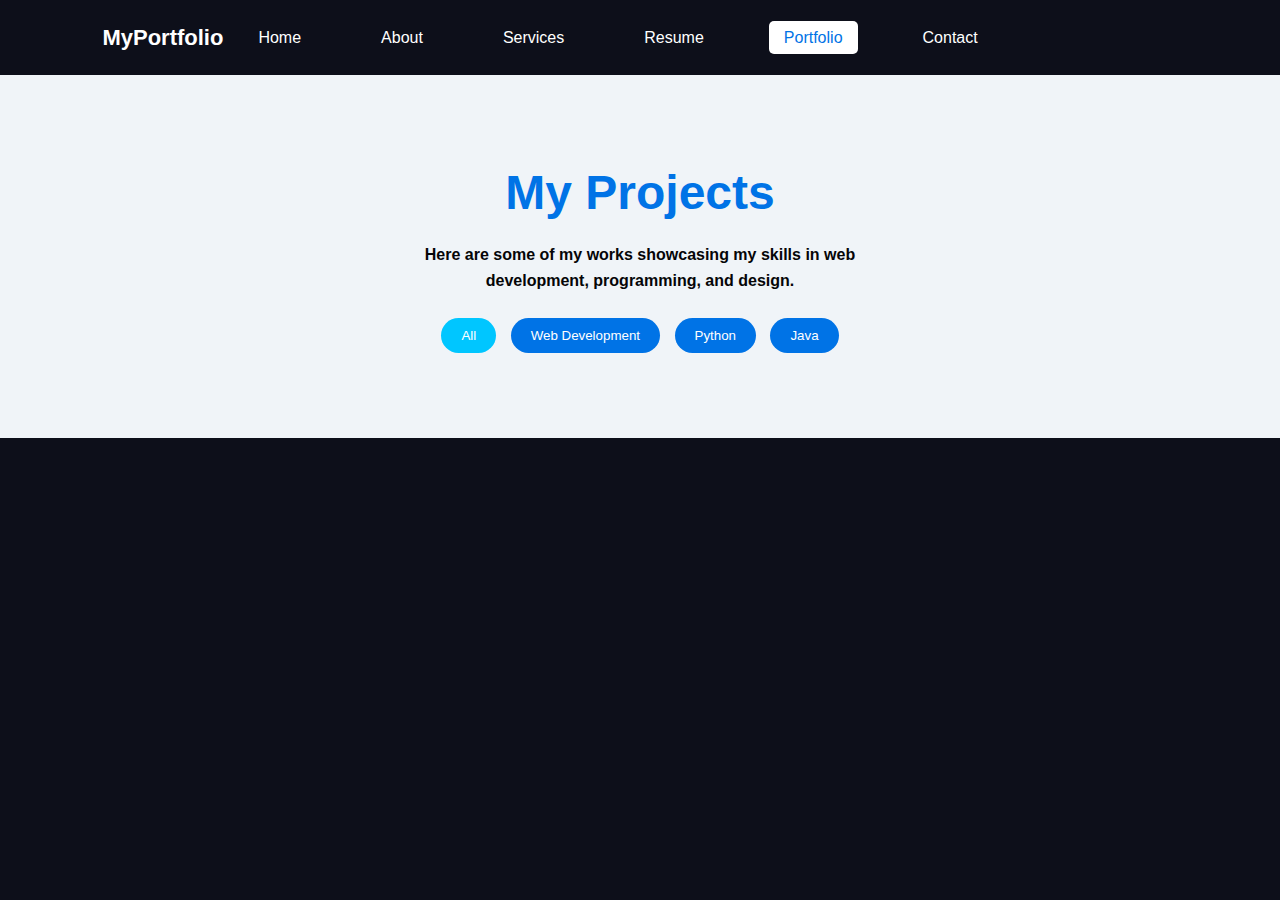
<file: portfolio.html>
<!DOCTYPE html>
<html lang="en">
<head>
  <meta charset="UTF-8">
  <meta name="viewport" content="width=device-width, initial-scale=1.0">
  <title>Portfolio | My Work</title>
  <link rel="stylesheet" href="style.css">
</head>
<body>
  <!-- Navbar -->
  <header>
    <nav>
      <h2 class="logo">MyPortfolio</h2>
      <ul class="nav-links">
        <li><a href="index.html">Home</a></li>
        <li><a href="about.html">About</a></li>
        <li><a href="services.html">Services</a></li>
        <li><a href="resume.html">Resume</a></li>
        <li><a href="portfolio.html" class="active">Portfolio</a></li>
        <li><a href="contact.html">Contact</a></li>
      </ul>
    </nav>
  </header>

  <!-- Portfolio Section -->
  <section class="content portfolio">
    <h1>My Projects</h1>
    <p><b>Here are some of my works showcasing my skills in web development, programming, and design.</b></p>

    <!-- Filters -->
    <div class="filter-buttons">
      <button class="active" onclick="filterSelection('all')">All</button>
      <button onclick="filterSelection('web')">Web Development</button>
      <button onclick="filterSelection('python')">Python</button>
      <button onclick="filterSelection('java')">Java</button>
    </div>

    <!-- Portfolio Grid -->
    <div class="portfolio-grid">
      
  </section>

  <script>
    // Portfolio filter function
    function filterSelection(category) {
      let items = document.getElementsByClassName("portfolio-item");
      if (category === "all") category = "";
      for (let i = 0; i < items.length; i++) {
        items[i].style.display = items[i].className.indexOf(category) > -1 ? "block" : "none";
      }
    }
    filterSelection("all"); // Show all by default
  </script>
</body>
</html>
</file>
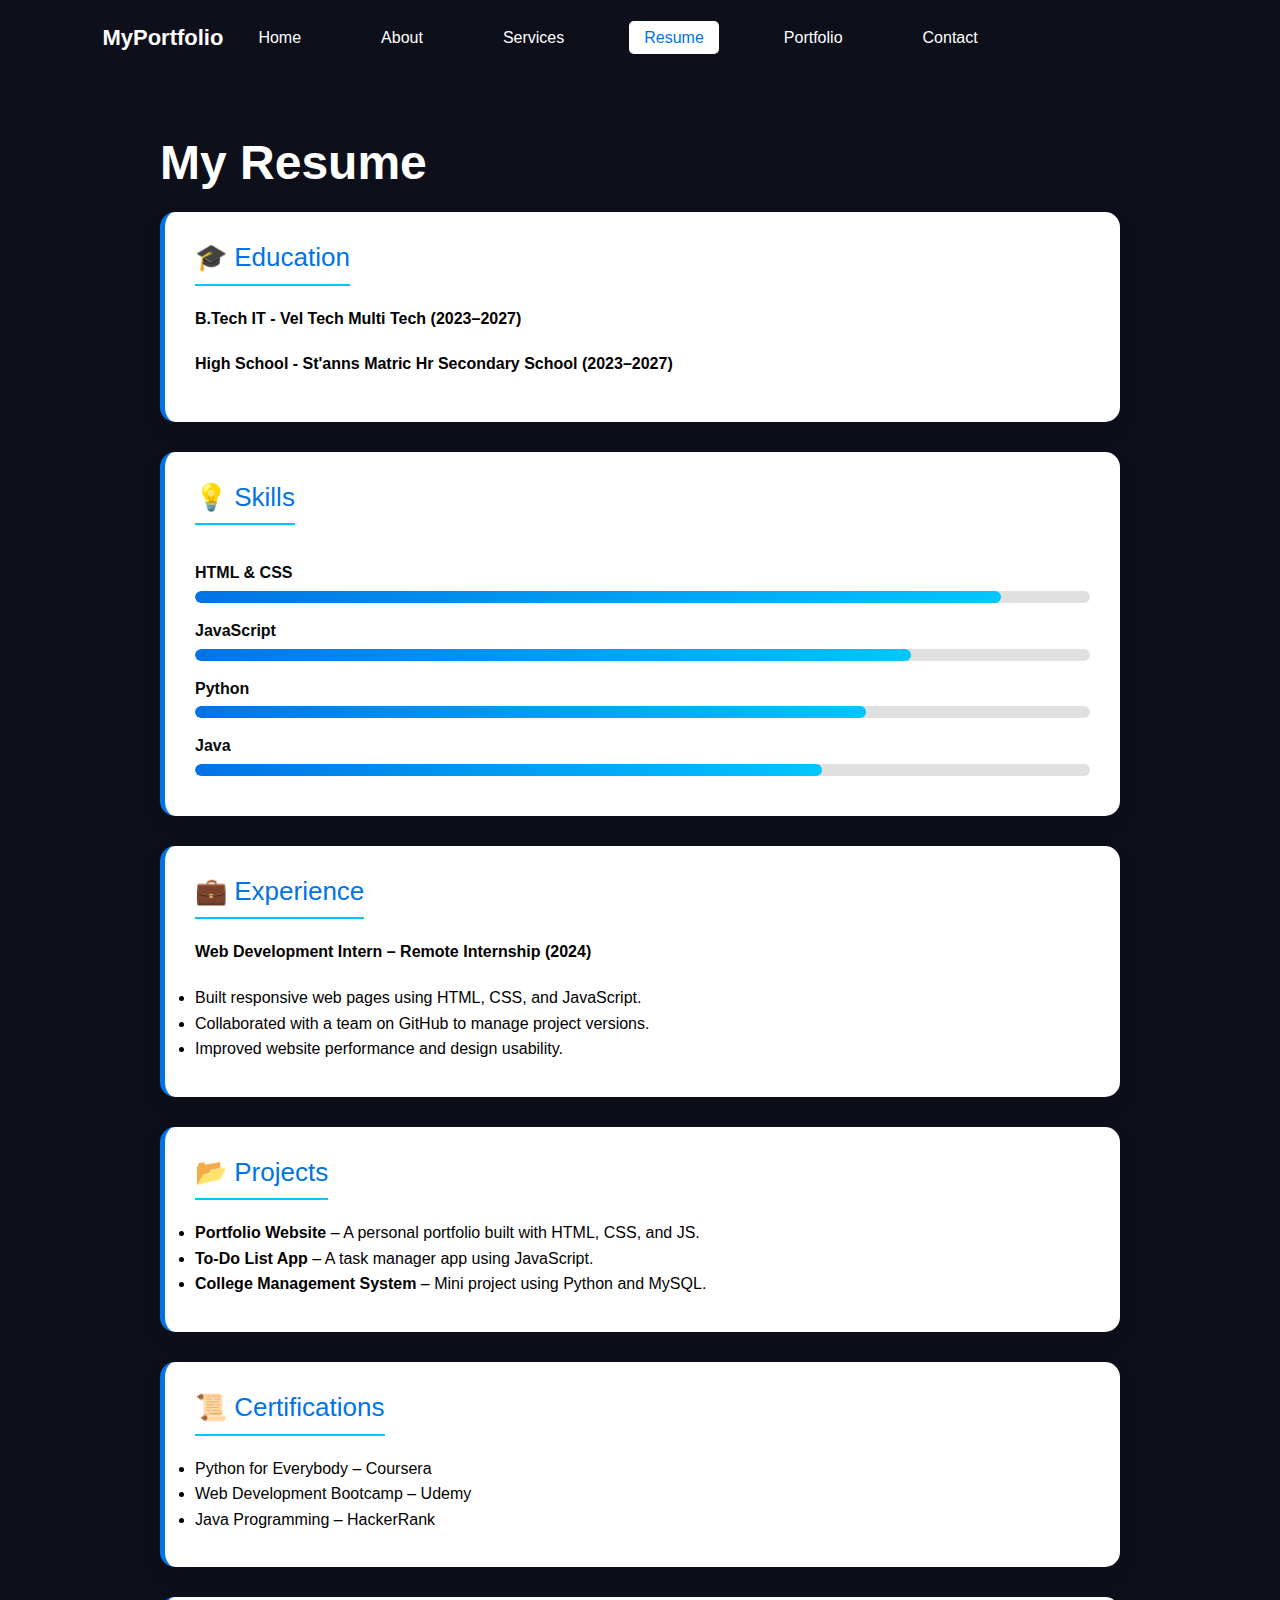
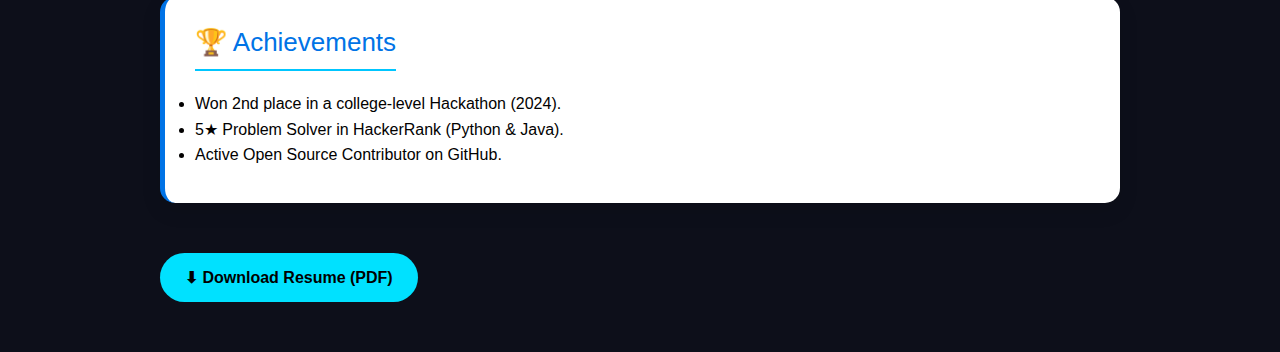
<file: resume.html>
<!DOCTYPE html>
<html lang="en">
<head>
  <meta charset="UTF-8">
  <meta name="viewport" content="width=device-width, initial-scale=1.0">
  <title>Resume | My Portfolio</title>
  <link rel="stylesheet" href="style.css">
</head>
<body>
    
  <!-- Navbar -->
  <header>
    <nav>
      <h2 class="logo">MyPortfolio</h2>
      <ul class="nav-links">
        <li><a href="index.html">Home</a></li>
        <li><a href="about.html">About</a></li>
        <li><a href="services.html">Services</a></li>
        <li><a href="resume.html" class="active">Resume</a></li>
        <li><a href="portfolio.html">Portfolio</a></li>
        <li><a href="contact.html">Contact</a></li>
      </ul>
    </nav>
  </header>

  <!-- Resume Content -->
  <section class="content resume">
    <h1>My Resume</h1>

    <!-- Education -->
    <div class="resume-section">
      <h2>🎓 Education</h2>
      <p><b>B.Tech IT - Vel Tech Multi Tech (2023–2027)</b></p>
      <p><b>High School - St'anns Matric Hr Secondary School (2023–2027)</b></p>
    </div>

    <!-- Skills -->
    <div class="resume-section">
      <h2>💡 Skills</h2>
      <div class="skill">
        <span>HTML & CSS</span>
        <div class="progress"><div style="width: 90%"></div></div>
      </div>
      <div class="skill">
        <span>JavaScript</span>
        <div class="progress"><div style="width: 80%"></div></div>
      </div>
      <div class="skill">
        <span>Python</span>
        <div class="progress"><div style="width: 75%"></div></div>
      </div>
      <div class="skill">
        <span>Java</span>
        <div class="progress"><div style="width: 70%"></div></div>
      </div>
    </div>

    <!-- Experience -->
    <div class="resume-section">
      <h2>💼 Experience</h2>
      <p><b>Web Development Intern – Remote Internship (2024)</b></p>
      <ul>
        <li>Built responsive web pages using HTML, CSS, and JavaScript.</li>
        <li>Collaborated with a team on GitHub to manage project versions.</li>
        <li>Improved website performance and design usability.</li>
      </ul>
    </div>

    <!-- Projects -->
    <div class="resume-section">
      <h2>📂 Projects</h2>
      <ul>
        <li><b>Portfolio Website</b> – A personal portfolio built with HTML, CSS, and JS.</li>
        <li><b>To-Do List App</b> – A task manager app using JavaScript.</li>
        <li><b>College Management System</b> – Mini project using Python and MySQL.</li>
      </ul>
    </div>

    <!-- Certifications -->
    <div class="resume-section">
      <h2>📜 Certifications</h2>
      <ul>
        <li>Python for Everybody – Coursera</li>
        <li>Web Development Bootcamp – Udemy</li>
        <li>Java Programming – HackerRank</li>
      </ul>
    </div>

    <!-- Achievements -->
    <div class="resume-section">
      <h2>🏆 Achievements</h2>
      <ul>
        <li>Won 2nd place in a college-level Hackathon (2024).</li>
        <li>5★ Problem Solver in HackerRank (Python & Java).</li>
        <li>Active Open Source Contributor on GitHub.</li>
      </ul>
    </div>

    <a href="resume.pdf" download class="btn">⬇ Download Resume (PDF)</a>
  </section>
</body>
</html>
</file>
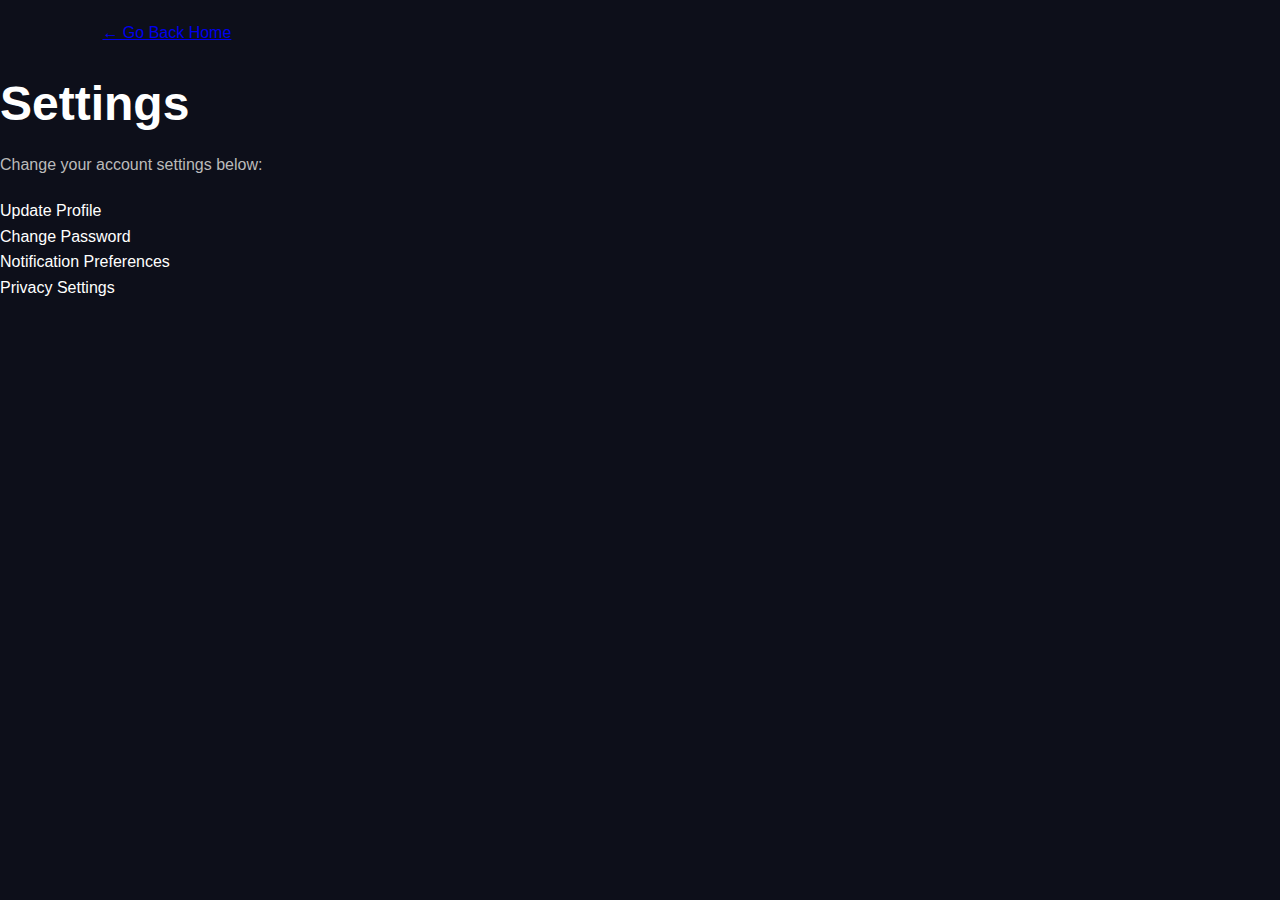
<file: settings.html>
<!DOCTYPE html>
<html lang="en">
<head>
  <meta charset="UTF-8">
  <meta name="viewport" content="width=device-width, initial-scale=1.0">
  <title>Settings | My Portfolio</title>
  <link rel="stylesheet" href="style.css">
</head>
<body>
  <header>
    <a href="index.html">← Go Back Home</a>
  </header>
  <section class="content">
    <h1>Settings</h1>
    <p>Change your account settings below:</p>
    <ul>
      <li>Update Profile</li>
      <li>Change Password</li>
      <li>Notification Preferences</li>
      <li>Privacy Settings</li>
    </ul>
  </section>
</body>
</html>
</file>
<file: style.css>
/* =========================
   General Styles
========================= */
* {
  margin: 0;
  padding: 0;
  box-sizing: border-box;
  font-family: 'Poppins', sans-serif;
}

body {
  background: linear-gradient(135deg, #0073e6, #00c6ff);
  color: #333;
  line-height: 1.6;
  margin: 0;
  padding: 0;
}

/* =========================
   Header & Navigation
========================= */
header {
  background: rgba(0, 0, 0, 0.1);
  padding: 10px 10%;
}

nav {
  display: flex;
  justify-content: space-between;
  align-items: center;
}

.logo {
  font-size: 1.5rem;
  color: #fff;
  font-weight: bold;
}

.nav-links {
  list-style: none;
  display: flex;
}

.nav-links li {
  margin-left: 20px;
}

.nav-links a {
  color: #fff;
  text-decoration: none;
  padding: 8px 15px;
  border-radius: 5px;
  transition: 0.3s;
}

.nav-links a:hover,
.nav-links .active {
  background: #fff;
  color: #0073e6;
}

/* =========================
   Hero Section
========================= */
.hero {
  text-align: center;
  padding: 150px 20px;
  color: #fff;
}

.hero span {
  color: #ffd369;
}

.btn, .btn-outline {
  display: inline-block;
  padding: 12px 24px;
  border-radius: 30px;
  text-decoration: none;
  font-weight: 600;
  transition: 0.3s;
  margin-top: 15px;
}

.btn {
  background: #fff;
  color: #0073e6;
}

.btn:hover {
  background: #ffd369;
  color: #222;
}

.btn-outline {
  background: transparent;
  color: #fff;
  border: 2px solid #fff;
}

.btn-outline:hover {
  background: #fff;
  color: #0073e6;
}

/* =========================
   About Section
========================= */
.about-section {
  background: transparent;
  color: #fff;
  padding: 60px 10%;
  display: flex;
  align-items: top;
  flex-wrap: wrap;
  gap: 50px;
}

.about-img img {
  width: 400px;
  height: 400px;
  border-radius: 10%;
  border: 6px solid #fff;
  object-fit: cover;
  box-shadow: 0 15px 35px rgba(0,0,0,0.4);
}

.about-text h1 {
  font-size: 3rem;
  font-weight: 700;
  margin-bottom: 10px;
}

.about-text h3 {
  font-size: 1.8rem;
  font-weight: 500;
  margin-bottom: 25px;
}

.about-text h3 span {
  color: #ffd369;
  font-weight: 700;
}

.about-text p {
  font-size: 1.15rem;
  line-height: 1.8;
  max-width: 600px;
  margin-bottom: 20px;
}

/* =========================
   Services Section
========================= */
.services-section {
  padding: 80px 10%;
  text-align: center;
}

.services-header h1 {
  font-size: 2.8rem;
  font-weight: 700;
  color: #fff;
  margin-bottom: 10px;
}

.services-header p {
  font-size: 1.2rem;
  color: #e0f0ff;
  margin-bottom: 50px;
}

.services-container {
  display: grid;
  grid-template-columns: repeat(3, 1fr);
  gap: 30px;
  max-width: 1200px;
  margin: 0 auto;
}

.service-card {
  background: #fff;
  color: #000;
  padding: 30px;
  border-radius: 20px;
  box-shadow: 0 8px 18px rgba(0,0,0,0.1);
  transition: transform 0.3s, box-shadow 0.3s;
}

.service-card:hover {
  transform: translateY(-10px);
  box-shadow: 0 12px 25px rgba(0,0,0,0.2);
}

.service-card img {
  width: 70px;
  margin-bottom: 20px;
}

.service-card h3 {
  font-size: 1.5rem;
  font-weight: 600;
  margin-bottom: 15px;
}

.service-card p {
  font-size: 1rem;
  line-height: 1.6;
}

/* Responsive Services */
@media (max-width: 900px) {
  .services-container {
    grid-template-columns: repeat(2, 1fr);
  }
}

@media (max-width: 600px) {
  .services-container {
    grid-template-columns: 1fr;
  }
}

/* =========================
   Portfolio Section
========================= */
.portfolio {
  text-align: center;
  padding: 80px 10%;
  background: #f0f4f8;
  display: flex;
  flex-direction: column;
  align-items: center;
}

.portfolio h1 {
  font-size: 2.5rem;
  margin-bottom: 50px;
  color: #0073e6;
}
.portfolio b{
  color: rgb(5, 5, 7);
}

.filter-buttons button {
  padding: 10px 20px;
  margin: 5px;
  border: none;
  border-radius: 20px;
  background: #0073e6;
  color: white;
  cursor: pointer;
  transition: 0.3s;
}

.filter-buttons button:hover,
.filter-buttons .active {
  background: #00c6ff;
}

.portfolio-grid {
  display: grid;
  grid-template-columns: repeat(auto-fit, minmax(280px, 1fr));
  gap: 20px;
  justify-items: center;
  width: 100%;
  max-width: 1200px;
}

.portfolio-item {
  position: relative;
  overflow: hidden;
  border-radius: 15px;
  border: 2px solid #0073e6;
  box-shadow: 0 4px 12px rgba(0,0,0,0.1);
  background: #fff;
  max-width: 300px;
  width: 100%;
  transition: transform 0.3s, box-shadow 0.3s;
}

.portfolio-item:hover {
  transform: translateY(-5px);
  box-shadow: 0 8px 25px rgba(0,0,0,0.2);
}

.portfolio-item img {
  width: 100%;
  height: auto;
  display: block;
  transition: transform 0.4s;
}

.portfolio-item:hover img {
  transform: scale(1.05);
}

.overlay {
  position: absolute;
  bottom: 0;
  left: 0;
  right: 0;
  background: rgba(0,115,230,0.9);
  color: #fff;
  text-align: center;
  padding: 20px;
  transform: translateY(100%);
  transition: transform 0.4s ease-in-out;
}

.portfolio-item:hover .overlay {
  transform: translateY(0);
}

.overlay a {
  display: inline-block;
  margin-top: 10px;
  padding: 6px 15px;
  background: #fff;
  color: #0073e6;
  border-radius: 5px;
  font-weight: bold;
  text-decoration: none;
  transition: 0.3s;
}

.overlay a:hover {
  background: #00c6ff;
  color: #fff;
}

/* Responsive Portfolio */
@media (max-width: 900px) {
  .portfolio-grid {
    grid-template-columns: repeat(auto-fit, minmax(250px, 1fr));
  }
}

@media (max-width: 600px) {
  .portfolio-grid {
    grid-template-columns: 1fr;
  }
}

/* =========================
   Resume Section
========================= */
.content.resume {
  max-width: 1000px;
  margin: 50px auto;
  padding: 0 20px;
}

.resume-section {
  background: #fff;
  padding: 25px 30px;
  border-radius: 15px;
  margin-bottom: 30px;
  box-shadow: 0 8px 20px rgba(0,0,0,0.1);
  border-left: 5px solid #0073e6;
}

.resume-section h2 {
  font-size: 1.8rem;
  margin-bottom: 15px;
  color: #0073e6;
  border-bottom: 2px solid #00c6ff;
  display: inline-block;
  padding-bottom: 5px;
}

.resume-section p,
.resume-section ul,
.resume-section b{
  margin-bottom: 10px;
  color: #020101;
}

.skill {
  margin: 15px 0;
}

.skill span {
  font-weight: 600;
  display: block;
  margin-bottom: 5px;
  color: #07090a; /* Bright blue shade */
}


.progress {
  background: #e0e0e0;
  border-radius: 20px;
  height: 12px;
  overflow: hidden;
}

.progress div {
  height: 100%;
  background: linear-gradient(90deg, #0073e6, #00c6ff);
  border-radius: 20px;
  transition: width 0.5s ease-in-out;
}

/* Download Button */
.btn {
  display: inline-block;
  padding: 12px 25px;
  background: #0073e6;
  color: #fff;
  border-radius: 30px;
  text-decoration: none;
  font-weight: 600;
  margin-top: 20px;
  transition: 0.3s;
}

.btn:hover {
  background: #00c6ff;
  color: #fff;
}

/* =========================
   Contact Section
========================= */
.contact-section {
  display: flex;
  justify-content: center;
  align-items: center;
  min-height: 100vh;
  padding: 20px;
}

.contact-box {
  background: #fff;
  padding: 50px 40px;
  border-radius: 20px;
  box-shadow: 0 15px 40px rgba(0,0,0,0.2);
  text-align: center;
  max-width: 400px;
  width: 100%;
}

.contact-box h1 {
  font-size: 2.5rem;
  color: #0073e6;
  margin-bottom: 40px;
}

.contact-row {
  display: flex;
  flex-direction: column;
  align-items: center;
  margin-bottom: 25px;
  gap: 10px;
}

.contact-row img {
  width: 40px;
  height: 40px;
}

.contact-row a {
  font-size: 1.1rem;
  color: #0073e6;
  text-decoration: none;
  font-weight: 500;
  transition: 0.3s;
}

.contact-row a:hover {
  color: #00c6ff;
  text-decoration: underline;
}

/* =========================
   Responsive
========================= */
@media(max-width: 768px){
  nav {
    flex-direction: column;
    align-items: flex-start;
  }

  .nav-links {
    flex-direction: column;
    margin-top: 10px;
  }

  .nav-links li {
    margin-left: 0;
    margin-bottom: 10px;
  }
}

@media(max-width: 500px){
  .contact-box {
    padding: 30px 20px;
  }

  .contact-box h1 {
    font-size: 2rem;
  }

  .contact-row img {
    width: 35px;
    height: 35px;
  }
}
/* Contact Section */
.contact-section {
  display: flex;
  justify-content: center;
  align-items: center;
  min-height: 100vh;
  padding: 20px;
  background: linear-gradient(135deg, #0073e6, #00c6ff); /* professional gradient */
}

.contact-box {
  background: #fff;
  padding: 50px 40px;
  border-radius: 20px;
  box-shadow: 0 15px 40px rgba(0,0,0,0.2);
  text-align: center;
  max-width: 400px;
  width: 100%;
  transition: transform 0.3s;
}

.contact-box:hover {
  transform: translateY(-5px);
}

.contact-box h1 {
  font-size: 2.5rem;
  color: #0073e6;
  margin-bottom: 40px;
  font-weight: 700;
}

/* Contact Rows */
.contact-row {
  display: flex;
  flex-direction: column;
  align-items: center;
  margin-bottom: 25px;
  gap: 10px;
}

.contact-row img {
  width: 40px;
  height: 40px;
  object-fit: contain;
}

.contact-row a {
  font-size: 1.1rem;
  color: #0073e6;
  text-decoration: none;
  font-weight: 500;
  transition: 0.3s;
}

.contact-row a:hover {
  color: #00c6ff;
  text-decoration: underline;
}

/* Responsive */
@media(max-width: 500px){
  .contact-box {
    padding: 30px 20px;
  }

  .contact-box h1 {
    font-size: 2rem;
  }

  .contact-row img {
    width: 35px;
    height: 35px;
  }
}
body {
  margin: 0;
  font-family: 'Poppins', sans-serif;
  background: linear-gradient(135deg, #287dd1, #00c6ff); /* blue shade background */
}

.contact-section {
  text-align: center;
  padding: 80px 20px;
  color: #fff;
}

.contact-section h1 {
  font-size: 2.8rem;
  margin-bottom: 50px;
  color: #fff;
}

.contact-container {
  display: flex;
  justify-content: center;
  gap: 30px;
  flex-wrap: wrap;
}

.contact-card {
  background: #fff; /* white box */
  padding: 30px 20px;
  border-radius: 20px;
  width: 200px;
  text-align: center;
  box-shadow: 0 10px 25px rgba(0,0,0,0.15);
  transition: transform 0.3s, box-shadow 0.3s;
  color: #000;
}

.contact-card:hover {
  transform: translateY(-5px);
  box-shadow: 0 15px 30px rgba(0,0,0,0.2);
}

.contact-card img {
  width: 50px; /* small size */
  height: 50px;
  margin-bottom: 15px;
}

.contact-card p {
  font-weight: 600;
  margin-bottom: 10px;
}

.contact-card a {
  text-decoration: none;
  color: #0073e6;
  font-size: 0.95rem;
  word-break: break-word;
}

.contact-card a:hover {
  color: #00c6ff;
}

/* Responsive */
@media (max-width: 800px) {
  .contact-container {
    flex-direction: column;
    align-items: center;
  }
}
/* Back Home Button */
.back-home {
  text-align: center;
  margin: 40px 0;
}

.btn-back {
  display: inline-block;
  padding: 12px 25px;
  background: #0073e6;
  color: #fff;
  border-radius: 30px;
  text-decoration: none;
  font-weight: 600;
  transition: 0.3s;
}

.btn-back:hover {
  background: #00c6ff;
  color: #fff;
}
/* Profile Picture */
.profile-menu {
  position: relative;
  display: inline-block;
}

.profile-pic {
  width: 50px;
  height: 50px;
  border-radius: 50%;
  cursor: pointer;
  border: 2px solid #0073e6;
  object-fit: cover;
}

/* Dropdown Menu */
.dropdown-menu {
  display: none;
  position: absolute;
  right: 0;
  top: 60px;
  background: #fff;
  border-radius: 8px;
  box-shadow: 0 6px 18px rgba(0,0,0,0.15);
  min-width: 160px;
  z-index: 1000;
}

.dropdown-menu ul {
  list-style: none;
  margin: 0;
  padding: 0;
}

.dropdown-menu ul li {
  border-bottom: 1px solid #eee;
}

.dropdown-menu ul li:last-child {
  border-bottom: none;
}

.dropdown-menu ul li a {
  display: block;
  padding: 12px 15px;
  color: #333;
  text-decoration: none;
  transition: background 0.3s;
}

.dropdown-menu ul li a:hover {
  background: #0073e6;
  color: white;
}

/* Show dropdown when profile picture is hovered or clicked */
.profile-menu:hover .dropdown-menu {
  display: block;
}
/* Profile Menu */
.profile-menu {
  position: relative;
  display: inline-block;
  margin-left: 20px;
}

.profile-pic {
  width: 45px;
  height: 45px;
  border-radius: 50%;
  cursor: pointer;
  border: 2px solid #0073e6;
  object-fit: cover;
}

.dropdown-menu {
  display: none;
  position: absolute;
  right: 0;
  top: 55px;
  background: white;
  border-radius: 8px;
  box-shadow: 0 4px 10px rgba(0,0,0,0.1);
  min-width: 160px;
  overflow: hidden;
  z-index: 1000;
}

.dropdown-menu ul {
  list-style: none;
  margin: 0;
  padding: 0;
}

.dropdown-menu ul li {
  border-bottom: 1px solid #eee;
}

.dropdown-menu ul li:last-child {
  border-bottom: none;
}

.dropdown-menu ul li a {
  display: block;
  padding: 12px 15px;
  color: #333;
  text-decoration: none;
  transition: background 0.3s;
}

.dropdown-menu ul li a:hover {
  background: #0073e6;
  color: white;
}

/* Show dropdown on click */
.profile-menu:hover .dropdown-menu {
  display: block;
}
.dropdown-menu {
  display: none;
  position: absolute;
  right: 0;
  top: 55px;
  background: white;
  border-radius: 8px;
  box-shadow: 0 4px 10px rgba(0,0,0,0.1);
  min-width: 160px;
  z-index: 1000;
}

.dropdown-menu ul {
  list-style: none;
  margin: 0;
  padding: 0;
}

.dropdown-menu ul li a {
  display: block;
  padding: 12px 15px;
  color: #333;
  text-decoration: none;
}

.dropdown-menu ul li a:hover {
  background: #0073e6;
  color: white;
}

/* Import font */
body {
  margin: 0;
  padding: 0;
  font-family: 'Poppins', sans-serif;
  background: #0d0f1a;
  color: #fff;
}

/* Navbar */
header {
  display: flex;
  justify-content: space-between;
  align-items: center;
  padding: 20px 8%;
  background: transparent;
}

.logo {
  font-size: 22px;
  font-weight: 700;
  color: #fff;
}

nav ul {
  list-style: none;
  display: flex;
  gap: 30px;
}

nav ul li a {
  text-decoration: none;
  color: #ccc;
  font-weight: 500;
  transition: 0.3s;
}

nav ul li a.active,
nav ul li a:hover {
  color: #00e1ff;
}

/* Hero Section */
.hero {
  display: flex;
  justify-content: space-between;
  align-items: center;
  padding: 60px 8%;
}

.content h3 {
  font-size: 20px;
  margin-bottom: 10px;
}

.content h1 {
  font-size: 48px;
  font-weight: 700;
  margin-bottom: 10px;
}

.content h2 {
  font-size: 26px;
  font-weight: 500;
  margin-bottom: 20px;
}

.content h2 span {
  color: #00e1ff;
  font-weight: 600;
}

.content p {
  max-width: 500px;
  line-height: 1.6;
  margin-bottom: 20px;
  color: #bbb;
}

/* Social Icons */
.social-icons {
  display: flex;
  gap: 15px;
  margin-bottom: 25px;
}

.social-icons a {
  color: #00e1ff;
  font-size: 18px;
  transition: 0.3s;
}

.social-icons a:hover {
  color: #fff;
}

/* Button */
.btn {
  display: inline-block;
  background: #00e1ff;
  color: #000;
  padding: 12px 25px;
  border-radius: 30px;
  text-decoration: none;
  font-weight: 600;
  transition: 0.3s;
}

.btn:hover {
  background: #fff;
  color: #000;
}

/* Profile Image */
.image img {
  width: 300px;
  border-radius: 20px;
  background: #00e1ff;
  padding: 10px;
  box-shadow: 0 0 30px #00e1ff;
}

/* Logo Styling - Circular with Light Blue Shadow */
.logo-img {
  position: absolute;
  top: 15px;
  left: 20px;
  width: 80px;          /* Circle size */
  height: 80px;         
  border-radius: 50%;   /* Makes it circular */
  background-color: white; /* Optional */
  object-fit: contain;  
  padding: 5px;         
  cursor: pointer;
  box-shadow: 0 4px 15px rgba(0, 191, 255, 0.6); /* Light blue glow */
  transition: 0.3s ease-in-out;
}

.logo-img:hover {
  transform: scale(1.1);
  box-shadow: 0 6px 20px rgba(0, 191, 255, 0.8); /* Stronger glow on hover */
}
/* Profile Section */
.profile-section {
  display: flex;
  justify-content: space-between;
  align-items: center;
  max-width: 900px;
  margin: 50px auto;
  padding: 20px;
  background: #f5faff;
  border-radius: 15px;
  box-shadow: 0px 4px 12px rgba(0, 0, 0, 0.1);
}

.profile-text {
  flex: 1;
  font-size: 18px;
  color: #333;
}

.profile-text h1 {
  margin-bottom: 20px;
  color: #0056b3;
}

.profile-photo img {
  width: 200px;
  height: 200px;
  border-radius: 30%;
  object-fit: cover;
  box-shadow: 0px 0px 20px rgba(187, 14, 86, 0.4); /* light blue shadow */
}

.back-link {
  display: inline-block;
  margin: 15px;
  text-decoration: none;
  color: #0056b3;
  font-weight: bold;
}
</file>
